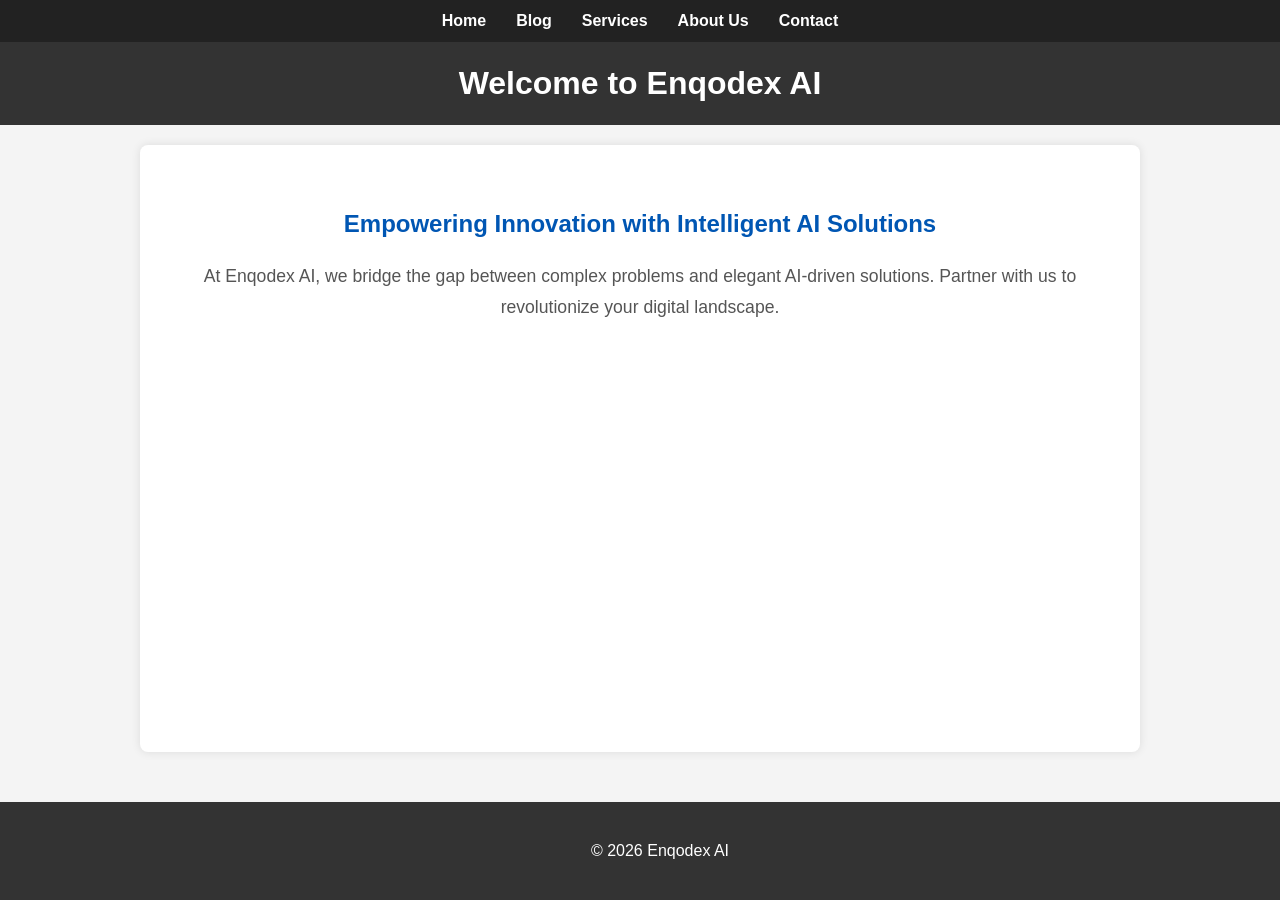
<file: index.html>
<!DOCTYPE html>
<html lang="en">
<head>
    <meta charset="UTF-8">
    <meta name="viewport" content="width=device-width, initial-scale=1.0">
    <title>Enqodex AI</title>
    <link rel="stylesheet" href="style.css">
</head>
<body>
    <header>
        <nav>
            <ul>
                <li><a href="#">Home</a></li>
                <li><a href="#">Blog</a></li>
                <li><a href="#">Services</a></li>
                <li><a href="#">About Us</a></li>
                <li><a href="#">Contact</a></li>
            </ul>
        </nav>
        <h1>Welcome to Enqodex AI</h1>
    </header>
    <main>
        <section class="mission-statement">
            <h2>Empowering Innovation with Intelligent AI Solutions</h2>
            <p>At Enqodex AI, we bridge the gap between complex problems and elegant AI-driven solutions. Partner with us to revolutionize your digital landscape.</p>
        </section>
    </main>
    <footer>
        <p>&copy; 2026 Enqodex AI</p>
    </footer>
</body>
</html>
</file>
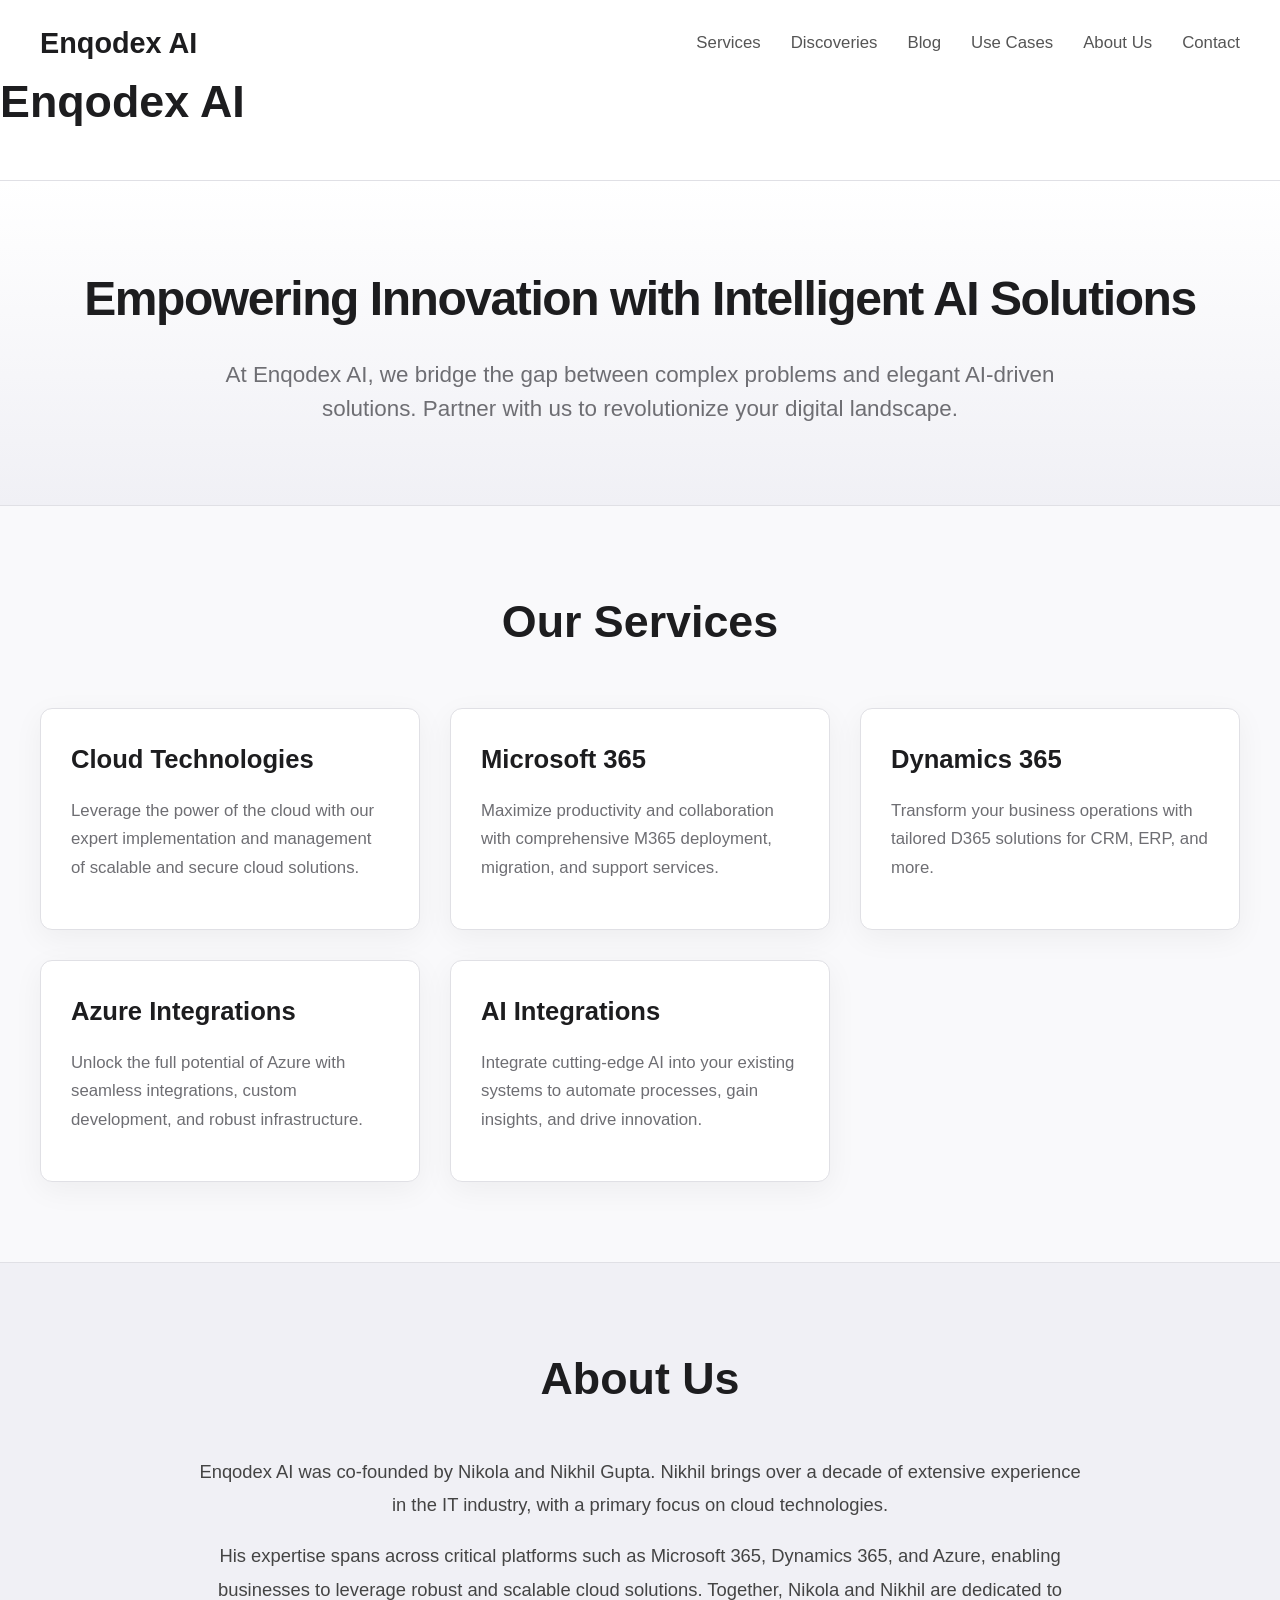
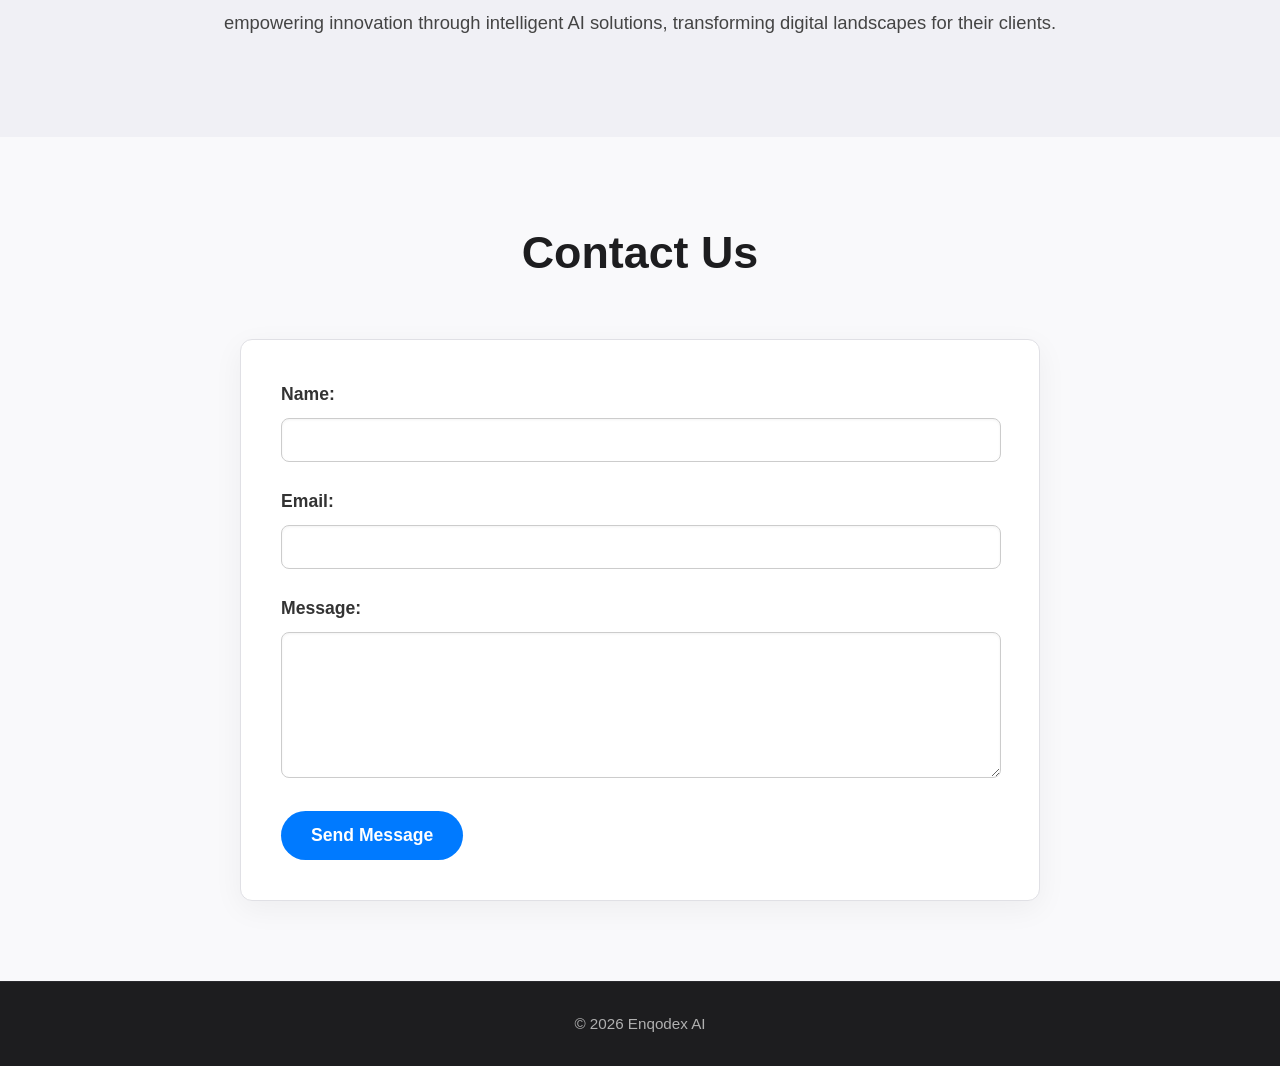
<file: Enqodex_AI/index.html>
<!DOCTYPE html>
<html lang="en">
<head>
    <meta charset="UTF-8">
    <meta name="viewport" content="width=device-width, initial-scale=1.0">
    <title>Enqodex AI</title>
    <link rel="stylesheet" href="style.css">
</head>
<body>
    <header>
                <nav>
                <a href="index.html" class="logo">Enqodex AI</a>
                <ul>
                    <li><a href="index.html#services">Services</a></li>
                    <li><a href="discoveries.html">Discoveries</a></li>
                    <li><a href="blog.html">Blog</a></li>
                    <li><a href="use-cases.html">Use Cases</a></li>
                    <li><a href="index.html#about-us">About Us</a></li>
                    <li><a href="index.html#contact">Contact</a></li>
                </ul>
            </nav>
        <h1>Enqodex AI</h1>
    </header>
    <main>
        <section class="mission-statement">
            <h2>Empowering Innovation with Intelligent AI Solutions</h2>
            <p>At Enqodex AI, we bridge the gap between complex problems and elegant AI-driven solutions. Partner with us to revolutionize your digital landscape.</p>
        </section>

        <section id="services" class="services-section">
            <h2>Our Services</h2>
            <div class="service-grid">
                <div class="service-item">
                    <h3>Cloud Technologies</h3>
                    <p>Leverage the power of the cloud with our expert implementation and management of scalable and secure cloud solutions.</p>
                </div>
                <div class="service-item">
                    <h3>Microsoft 365</h3>
                    <p>Maximize productivity and collaboration with comprehensive M365 deployment, migration, and support services.</p>
                </div>
                <div class="service-item">
                    <h3>Dynamics 365</h3>
                    <p>Transform your business operations with tailored D365 solutions for CRM, ERP, and more.</p>
                </div>
                <div class="service-item">
                    <h3>Azure Integrations</h3>
                    <p>Unlock the full potential of Azure with seamless integrations, custom development, and robust infrastructure.</p>
                </div>
                <div class="service-item">
                    <h3>AI Integrations</h3>
                    <p>Integrate cutting-edge AI into your existing systems to automate processes, gain insights, and drive innovation.</p>
                </div>
            </div>
        </section>

        <section id="about-us" class="about-us-section">
            <h2>About Us</h2>
            <div class="about-content">
                <p>Enqodex AI was co-founded by Nikola and Nikhil Gupta. Nikhil brings over a decade of extensive experience in the IT industry, with a primary focus on cloud technologies.</p>
                <p>His expertise spans across critical platforms such as Microsoft 365, Dynamics 365, and Azure, enabling businesses to leverage robust and scalable cloud solutions. Together, Nikola and Nikhil are dedicated to empowering innovation through intelligent AI solutions, transforming digital landscapes for their clients.</p>
            </div>
        </section>

        <section id="contact" class="contact-section">
            <h2>Contact Us</h2>
            <form class="contact-form">
                <div class="form-group">
                    <label for="name">Name:</label>
                    <input type="text" id="name" name="name" required>
                </div>
                <div class="form-group">
                    <label for="email">Email:</label>
                    <input type="email" id="email" name="email" required>
                </div>
                <div class="form-group">
                    <label for="message">Message:</label>
                    <textarea id="message" name="message" rows="6" required></textarea>
                </div>
                <button type="submit">Send Message</button>
            </form>
        </section>
    </main>
    <footer>
        <p>&copy; 2026 Enqodex AI</p>
    </footer>
</body>
</html>
</file>
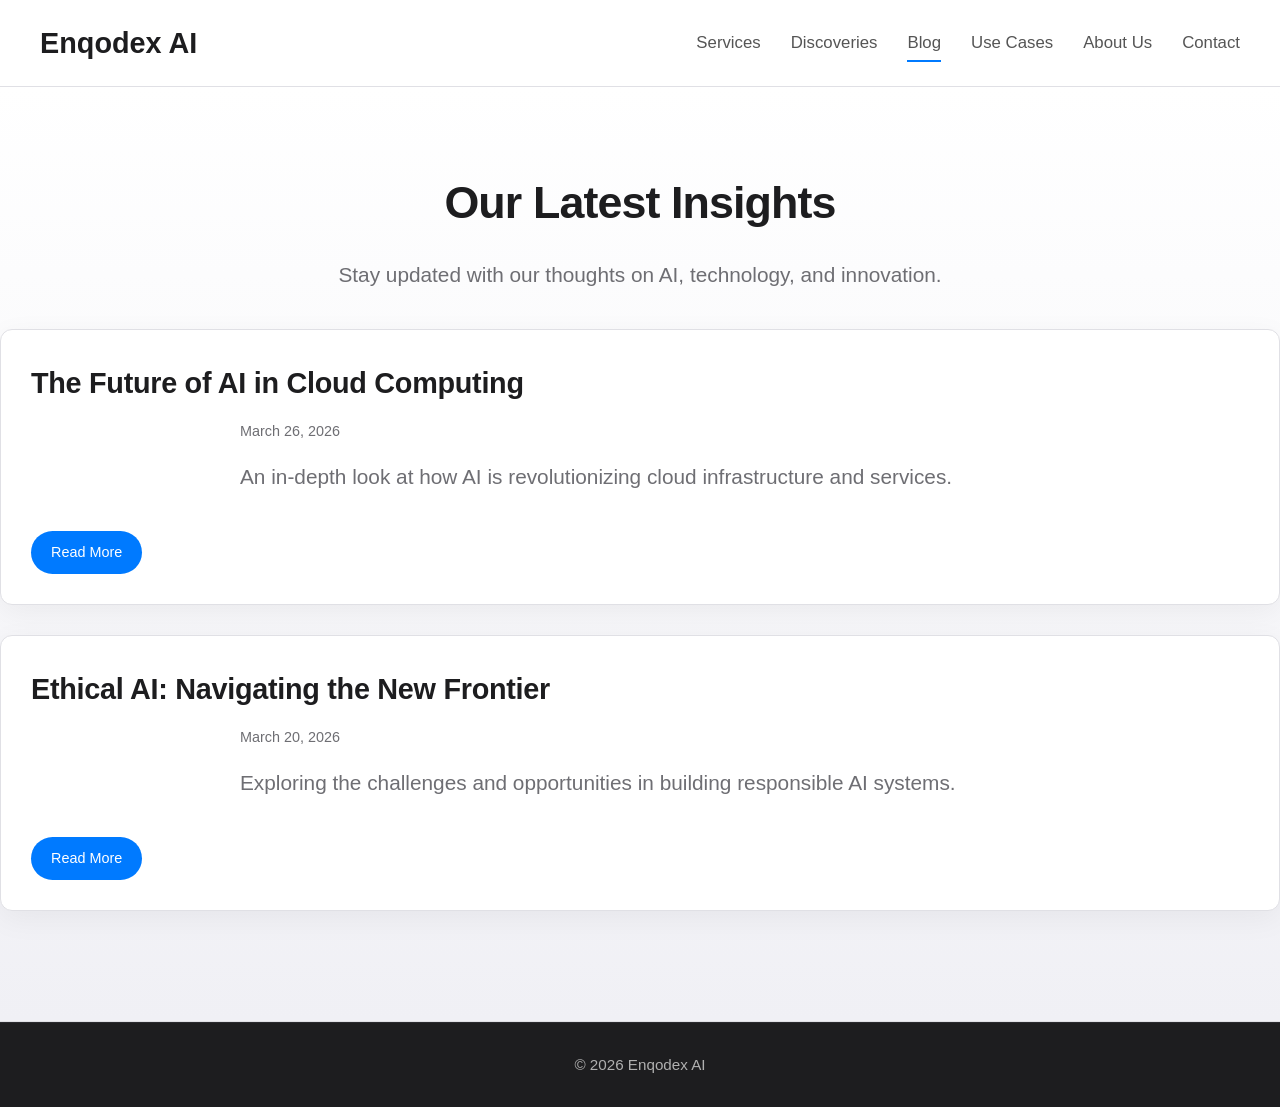
<file: Enqodex_AI/blog.html>
<!DOCTYPE html>
<html lang="en">
<head>
    <meta charset="UTF-8">
    <meta name="viewport" content="width=device-width, initial-scale=1.0">
    <title>Blog - Enqodex AI</title>
    <link rel="stylesheet" href="style.css">
</head>
<body>
    <header>
        <nav>
                <a href="index.html" class="logo">Enqodex AI</a>
                <ul>
                    <li><a href="index.html#services">Services</a></li>
                    <li><a href="discoveries.html">Discoveries</a></li>
                    <li><a href="blog.html" class="active">Blog</a></li>
                    <li><a href="use-cases.html">Use Cases</a></li>
                    <li><a href="index.html#about-us">About Us</a></li>
                    <li><a href="index.html#contact">Contact</a></li>
                </ul>
            </nav>
    </header>

    <main>
        <section id="blog-posts" class="hero">
            <div class="container">
                <h2>Our Latest Insights</h2>
                <p>Stay updated with our thoughts on AI, technology, and innovation.</p>
                <!-- Placeholder for blog posts -->
                <div class="blog-post-card">
                    <h3>The Future of AI in Cloud Computing</h3>
                    <p class="date">March 26, 2026</p>
                    <p>An in-depth look at how AI is revolutionizing cloud infrastructure and services.</p>
                    <a href="#" class="btn">Read More</a>
                </div>
                <div class="blog-post-card">
                    <h3>Ethical AI: Navigating the New Frontier</h3>
                    <p class="date">March 20, 2026</p>
                    <p>Exploring the challenges and opportunities in building responsible AI systems.</p>
                    <a href="#" class="btn">Read More</a>
                </div>
            </div>
        </section>
    </main>

    <footer>
        <p>&copy; 2026 Enqodex AI</p>
    </footer>
</body>
</html>
</file>
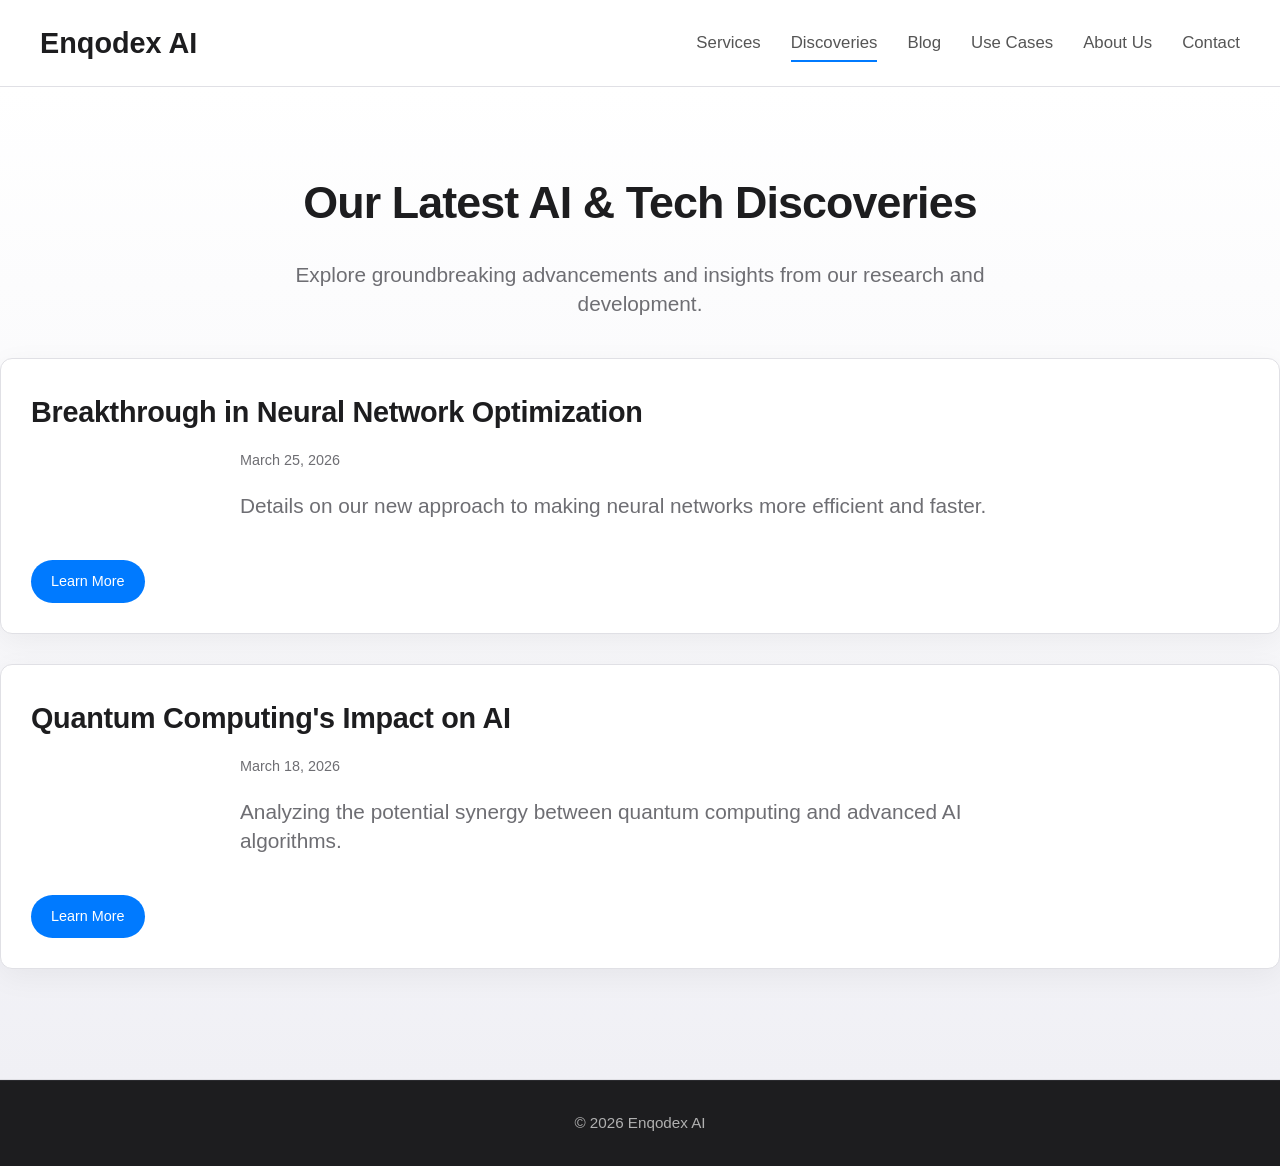
<file: Enqodex_AI/discoveries.html>
<!DOCTYPE html>
<html lang="en">
<head>
    <meta charset="UTF-8">
    <meta name="viewport" content="width=device-width, initial-scale=1.0">
    <title>Discoveries - Enqodex AI</title>
    <link rel="stylesheet" href="style.css">
</head>
<body>
    <header>
        <nav>
                <a href="index.html" class="logo">Enqodex AI</a>
                <ul>
                    <li><a href="index.html#services">Services</a></li>
                    <li><a href="discoveries.html" class="active">Discoveries</a></li>
                    <li><a href="blog.html">Blog</a></li>
                    <li><a href="use-cases.html">Use Cases</a></li>
                    <li><a href="index.html#about-us">About Us</a></li>
                    <li><a href="index.html#contact">Contact</a></li>
                </ul>
            </nav>
    </header>

    <main>
        <section id="discoveries-content" class="hero">
            <div class="container">
                <h2>Our Latest AI & Tech Discoveries</h2>
                <p>Explore groundbreaking advancements and insights from our research and development.</p>
                <!-- Placeholder for discoveries -->
                <div class="discovery-card">
                    <h3>Breakthrough in Neural Network Optimization</h3>
                    <p class="date">March 25, 2026</p>
                    <p>Details on our new approach to making neural networks more efficient and faster.</p>
                    <a href="#" class="btn">Learn More</a>
                </div>
                <div class="discovery-card">
                    <h3>Quantum Computing's Impact on AI</h3>
                    <p class="date">March 18, 2026</p>
                    <p>Analyzing the potential synergy between quantum computing and advanced AI algorithms.</p>
                    <a href="#" class="btn">Learn More</a>
                </div>
            </div>
        </section>
    </main>

    <footer>
        <p>&copy; 2026 Enqodex AI</p>
    </footer>
</body>
</html>
</file>
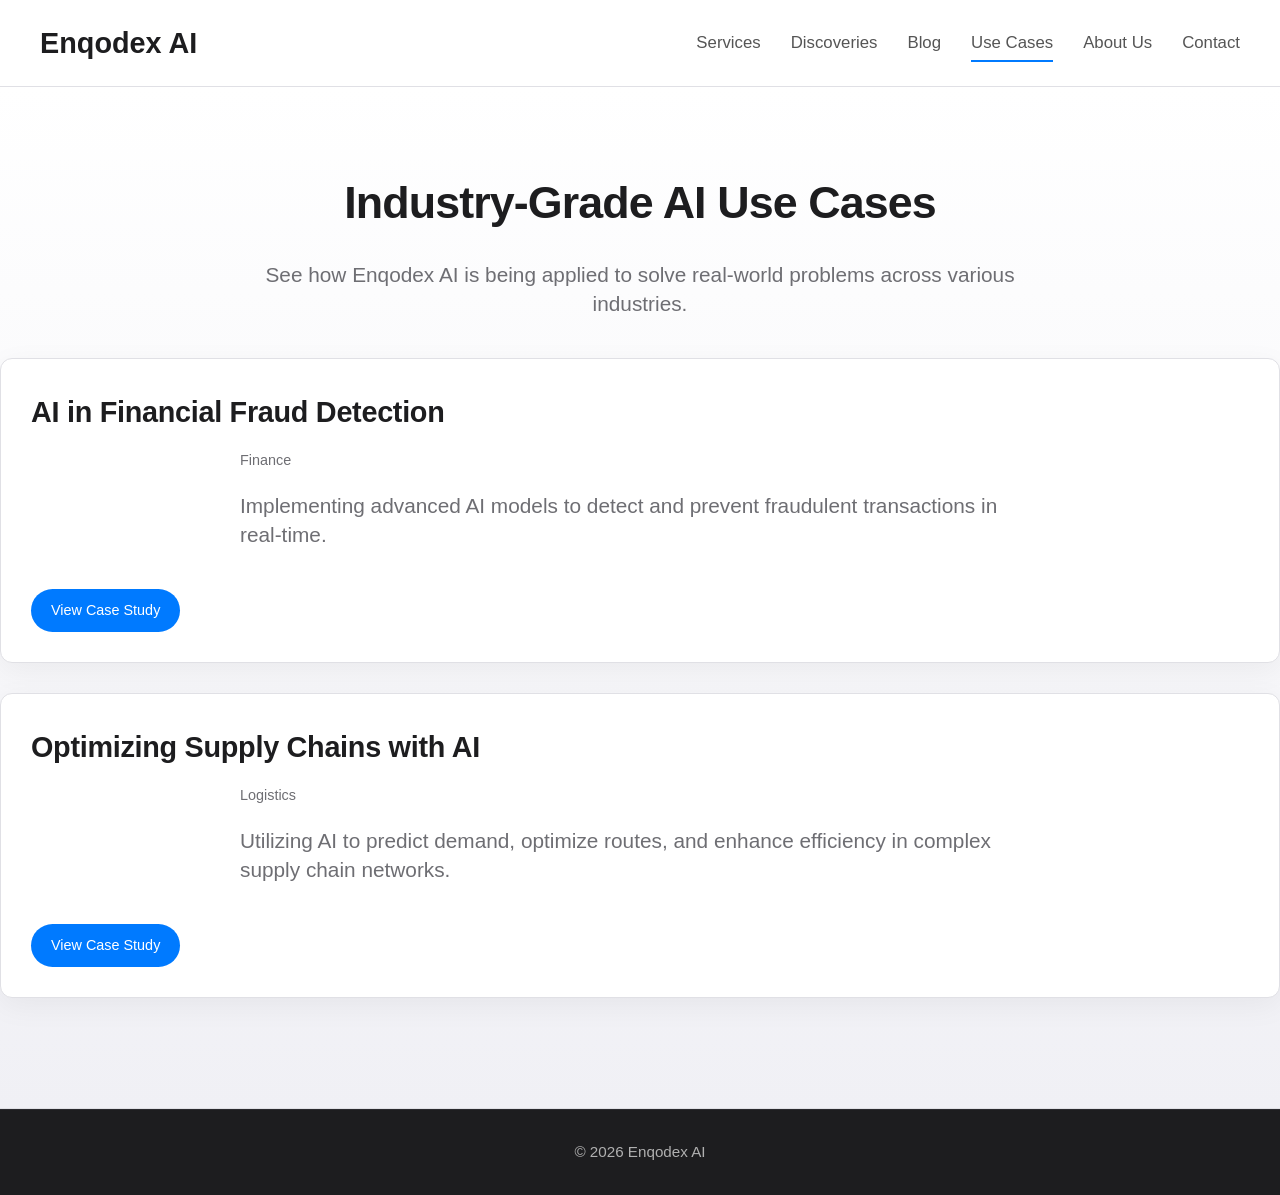
<file: Enqodex_AI/use-cases.html>
<!DOCTYPE html>
<html lang="en">
<head>
    <meta charset="UTF-8">
    <meta name="viewport" content="width=device-width, initial-scale=1.0">
    <title>Use Cases - Enqodex AI</title>
    <link rel="stylesheet" href="style.css">
</head>
<body>
    <header>
        <nav>
                <a href="index.html" class="logo">Enqodex AI</a>
                <ul>
                    <li><a href="index.html#services">Services</a></li>
                    <li><a href="discoveries.html">Discoveries</a></li>
                    <li><a href="blog.html">Blog</a></li>
                    <li><a href="use-cases.html" class="active">Use Cases</a></li>
                    <li><a href="index.html#about-us">About Us</a></li>
                    <li><a href="index.html#contact">Contact</a></li>
                </ul>
            </nav>
    </header>

    <main>
        <section id="use-cases-content" class="hero">
            <div class="container">
                <h2>Industry-Grade AI Use Cases</h2>
                <p>See how Enqodex AI is being applied to solve real-world problems across various industries.</p>
                <!-- Placeholder for use cases -->
                <div class="use-case-card">
                    <h3>AI in Financial Fraud Detection</h3>
                    <p class="industry">Finance</p>
                    <p>Implementing advanced AI models to detect and prevent fraudulent transactions in real-time.</p>
                    <a href="#" class="btn">View Case Study</a>
                </div>
                <div class="use-case-card">
                    <h3>Optimizing Supply Chains with AI</h3>
                    <p class="industry">Logistics</p>
                    <p>Utilizing AI to predict demand, optimize routes, and enhance efficiency in complex supply chain networks.</p>
                    <a href="#" class="btn">View Case Study</a>
                </div>
            </div>
        </section>
    </main>

    <footer>
        <p>&copy; 2026 Enqodex AI</p>
    </footer>
</body>
</html>
</file>
<file: style.css>
body {
    font-family: Arial, sans-serif;
    line-height: 1.6;
    margin: 0;
    background: #f4f4f4;
    color: #333;
    min-height: 100vh;
    display: flex;
    flex-direction: column;
}

header {
    background: #333;
    color: #fff;
    padding: 0;
}

header h1 {
    padding: 1rem 0;
    margin: 0;
    text-align: center;
}

nav ul {
    list-style: none;
    padding: 0;
    margin: 0;
    display: flex;
    justify-content: center;
    background: #222;
    padding: 0.5rem 0;
}

nav ul li {
    margin: 0 15px;
}

nav ul li a {
    color: #fff;
    text-decoration: none;
    font-weight: bold;
}

nav ul li a:hover {
    color: #00bcd4;
}

main {
    padding: 40px 20px;
    max-width: 960px;
    margin: 20px auto;
    background: #fff;
    box-shadow: 0 0 10px rgba(0,0,0,0.1);
    border-radius: 8px;
    flex-grow: 1;
    text-align: center;
}

.mission-statement {
    margin-bottom: 30px;
}

.mission-statement h2 {
    color: #0056b3;
    margin-bottom: 15px;
}

.mission-statement p {
    font-size: 1.1em;
    line-height: 1.8;
    color: #555;
}

footer {
    text-align: center;
    padding: 20px;
    background: #333;
    color: #fff;
    width: 100%;
    margin-top: 30px;
}
</file>
<file: Enqodex_AI/style.css>
/* General Body and Typography */
body {
    font-family: 'Segoe UI', Tahoma, Geneva, Verdana, sans-serif;
    line-height: 1.6;
    margin: 0;
    padding: 0;
    background-color: #f9f9fb;
    color: #333;
}

h1, h2, h3, h4, h5, h6 {
    font-weight: 700;
    margin-top: 0;
    margin-bottom: 0.5em;
    color: #1d1d1f;
}

h1 { font-size: 2.8em; }
h2 { font-size: 2.2em; }
h3 { font-size: 1.8em; }

p {
    margin-bottom: 1em;
}

a {
    color: #007aff;
    text-decoration: none;
    transition: color 0.3s ease;
}

a:hover {
    color: #005bb5;
}

/* Header and Navigation */
header {
    background-color: #ffffff;
    padding: 20px 0;
    border-bottom: 1px solid #e0e0e5;
    box-shadow: 0 2px 10px rgba(0,0,0,0.04);
}

nav {
    display: flex;
    justify-content: space-between;
    align-items: center;
    max-width: 1200px;
    margin: 0 auto;
    padding: 0 20px;
}

.logo {
    font-size: 1.8em;
    font-weight: 700;
    color: #1d1d1f;
}

nav ul {
    list-style: none;
    margin: 0;
    padding: 0;
    display: flex;
}

nav ul li {
    margin-left: 30px;
}

nav ul li a {
    color: #555;
    font-weight: 500;
    font-size: 1.05em;
    padding: 5px 0;
    position: relative;
}

nav ul li a::after {
    content: '';
    position: absolute;
    width: 0;
    height: 2px;
    background-color: #007aff;
    left: 0;
    bottom: -5px;
    transition: width 0.3s ease;
}

nav ul li a:hover::after,
nav ul li a.active::after {
    width: 100%;
}

/* Mission Statement */
.mission-statement {
    text-align: center;
    padding: 80px 20px;
    background: linear-gradient(to bottom, #ffffff, #f0f0f5);
    border-bottom: 1px solid #e0e0e5;
}

.mission-statement h2 {
    font-size: 3em;
    font-weight: 700;
    color: #1d1d1f;
    margin-bottom: 20px;
    letter-spacing: -0.03em;
}

.mission-statement p {
    font-size: 1.4em;
    color: #6e6e73;
    line-height: 1.5;
    max-width: 900px;
    margin: 0 auto;
}

/* Services Section */
.services-section {
    padding: 80px 20px;
    max-width: 1200px;
    margin: 0 auto;
    text-align: center;
}

.services-section h2 {
    font-size: 2.8em;
    margin-bottom: 50px;
}

.service-grid {
    display: grid;
    grid-template-columns: repeat(auto-fit, minmax(280px, 1fr));
    gap: 30px;
}

.service-item {
    background-color: #fff;
    padding: 30px;
    border-radius: 12px;
    box-shadow: 0 8px 30px rgba(0, 0, 0, 0.05);
    text-align: left;
    transition: transform 0.3s ease, box-shadow 0.3s ease;
    border: 1px solid #e0e0e5;
}

.service-item:hover {
    transform: translateY(-8px);
    box-shadow: 0 12px 40px rgba(0, 0, 0, 0.1);
}

.service-item h3 {
    font-size: 1.6em;
    color: #1d1d1f;
    margin-bottom: 15px;
}

.service-item p {
    font-size: 1.05em;
    color: #6e6e73;
    line-height: 1.7;
}

/* About Us Section */
.about-us-section {
    background-color: #f0f0f5;
    padding: 80px 20px;
    text-align: center;
    border-top: 1px solid #e0e0e5;
}

.about-us-section h2 {
    font-size: 2.8em;
    margin-bottom: 40px;
}

.about-content {
    max-width: 900px;
    margin: 0 auto;
    font-size: 1.15em;
    color: #444;
    line-height: 1.8;
}

/* Contact Section */
.contact-section {
    padding: 80px 20px;
    max-width: 800px;
    margin: 0 auto;
    text-align: center;
}

.contact-section h2 {
    font-size: 2.8em;
    margin-bottom: 50px;
}

.contact-form {
    background-color: #fff;
    padding: 40px;
    border-radius: 12px;
    box-shadow: 0 8px 30px rgba(0, 0, 0, 0.05);
    border: 1px solid #e0e0e5;
    text-align: left;
}

.form-group {
    margin-bottom: 25px;
}

.form-group label {
    display: block;
    font-size: 1.1em;
    color: #333;
    margin-bottom: 10px;
    font-weight: 600;
}

.form-group input[type="text"],
.form-group input[type="email"],
.form-group textarea {
    width: calc(100% - 24px); /* Account for padding */
    padding: 12px;
    border: 1px solid #ccc;
    border-radius: 8px;
    font-size: 1em;
    color: #333;
    box-shadow: inset 0 1px 3px rgba(0,0,0,0.05);
    transition: border-color 0.3s ease, box-shadow 0.3s ease;
}

.form-group input:focus,
.form-group textarea:focus {
    border-color: #007aff;
    box-shadow: 0 0 0 3px rgba(0, 122, 255, 0.2);
    outline: none;
}

.form-group textarea {
    resize: vertical;
    min-height: 120px;
}

.contact-form button {
    display: inline-block;
    background-color: #007aff;
    color: #fff;
    padding: 14px 30px;
    border: none;
    border-radius: 999px; /* Pill shape */
    font-size: 1.1em;
    font-weight: 600;
    cursor: pointer;
    transition: background-color 0.3s ease, transform 0.2s ease;
}

.contact-form button:hover {
    background-color: #005bb5;
    transform: translateY(-2px);
}

/* Footer */
footer {
    background-color: #1d1d1f;
    color: #b0b0b0;
    text-align: center;
    padding: 30px 20px;
    font-size: 0.95em;
    border-top: 1px solid #2a2a2e;
}

footer p {
    margin: 0;
}


/* Styles for Blog, Discoveries, and Use Cases Pages */

/* Generic card styling for consistency */
.blog-post-card,
.discovery-card,
.use-case-card {
    background-color: #fff;
    padding: 30px;
    border-radius: 12px;
    box-shadow: 0 8px 30px rgba(0, 0, 0, 0.05);
    transition: transform 0.3s ease, box-shadow 0.3s ease;
    text-align: left;
    border: 1px solid #e0e0e5;
    margin-bottom: 30px; /* Add some space between cards */
}

.blog-post-card:hover,
.discovery-card:hover,
.use-case-card:hover {
    transform: translateY(-8px);
    box-shadow: 0 12px 40px rgba(0, 0, 0, 0.1);
}

.blog-post-card h3,
.discovery-card h3,
.use-case-card h3 {
    font-size: 1.8em;
    font-weight: 600;
    color: #1d1d1f;
    margin-bottom: 15px;
    letter-spacing: -0.01em;
}

.blog-post-card .date,
.discovery-card .date {
    font-size: 0.9em;
    color: #6e6e73;
    margin-bottom: 10px;
    display: block;
}

.use-case-card .industry {
    font-size: 0.9em;
    color: #6e6e73;
    margin-bottom: 10px;
    display: block;
}

.blog-post-card p,
.discovery-card p,
.use-case-card p {
    font-size: 1.05em;
    color: #6e6e73;
    line-height: 1.7;
    margin-bottom: 20px;
}

.blog-post-card .btn,
.discovery-card .btn,
.use-case-card .btn {
    display: inline-block;
    background-color: #007aff;
    color: #fff;
    padding: 10px 20px;
    border-radius: 999px; /* Pill shape */
    text-decoration: none;
    font-size: 0.9em;
    font-weight: 500;
    transition: background-color 0.3s ease, transform 0.2s ease;
}

.blog-post-card .btn:hover,
.discovery-card .btn:hover,
.use-case-card .btn:hover {
    background-color: #005bb5;
    transform: translateY(-2px);
}

/* Hero section for new pages */
.hero {
    padding: 80px 0;
    text-align: center;
    background: linear-gradient(to bottom, #ffffff, #f0f0f5);
    border-bottom: 1px solid #e0e0e5;
}

.hero h2 {
    font-size: 2.8em;
    font-weight: 700;
    color: #1d1d1f;
    margin-bottom: 20px;
    letter-spacing: -0.02em;
}

.hero p {
    font-size: 1.3em;
    color: #6e6e73;
    margin-bottom: 40px;
    line-height: 1.4;
    max-width: 800px;
    margin-left: auto;
    margin-right: auto;
}

@media (max-width: 768px) {
    .hero h2 {
        font-size: 2em;
    }

    .hero p {
        font-size: 1em;
    }
}
</file>
